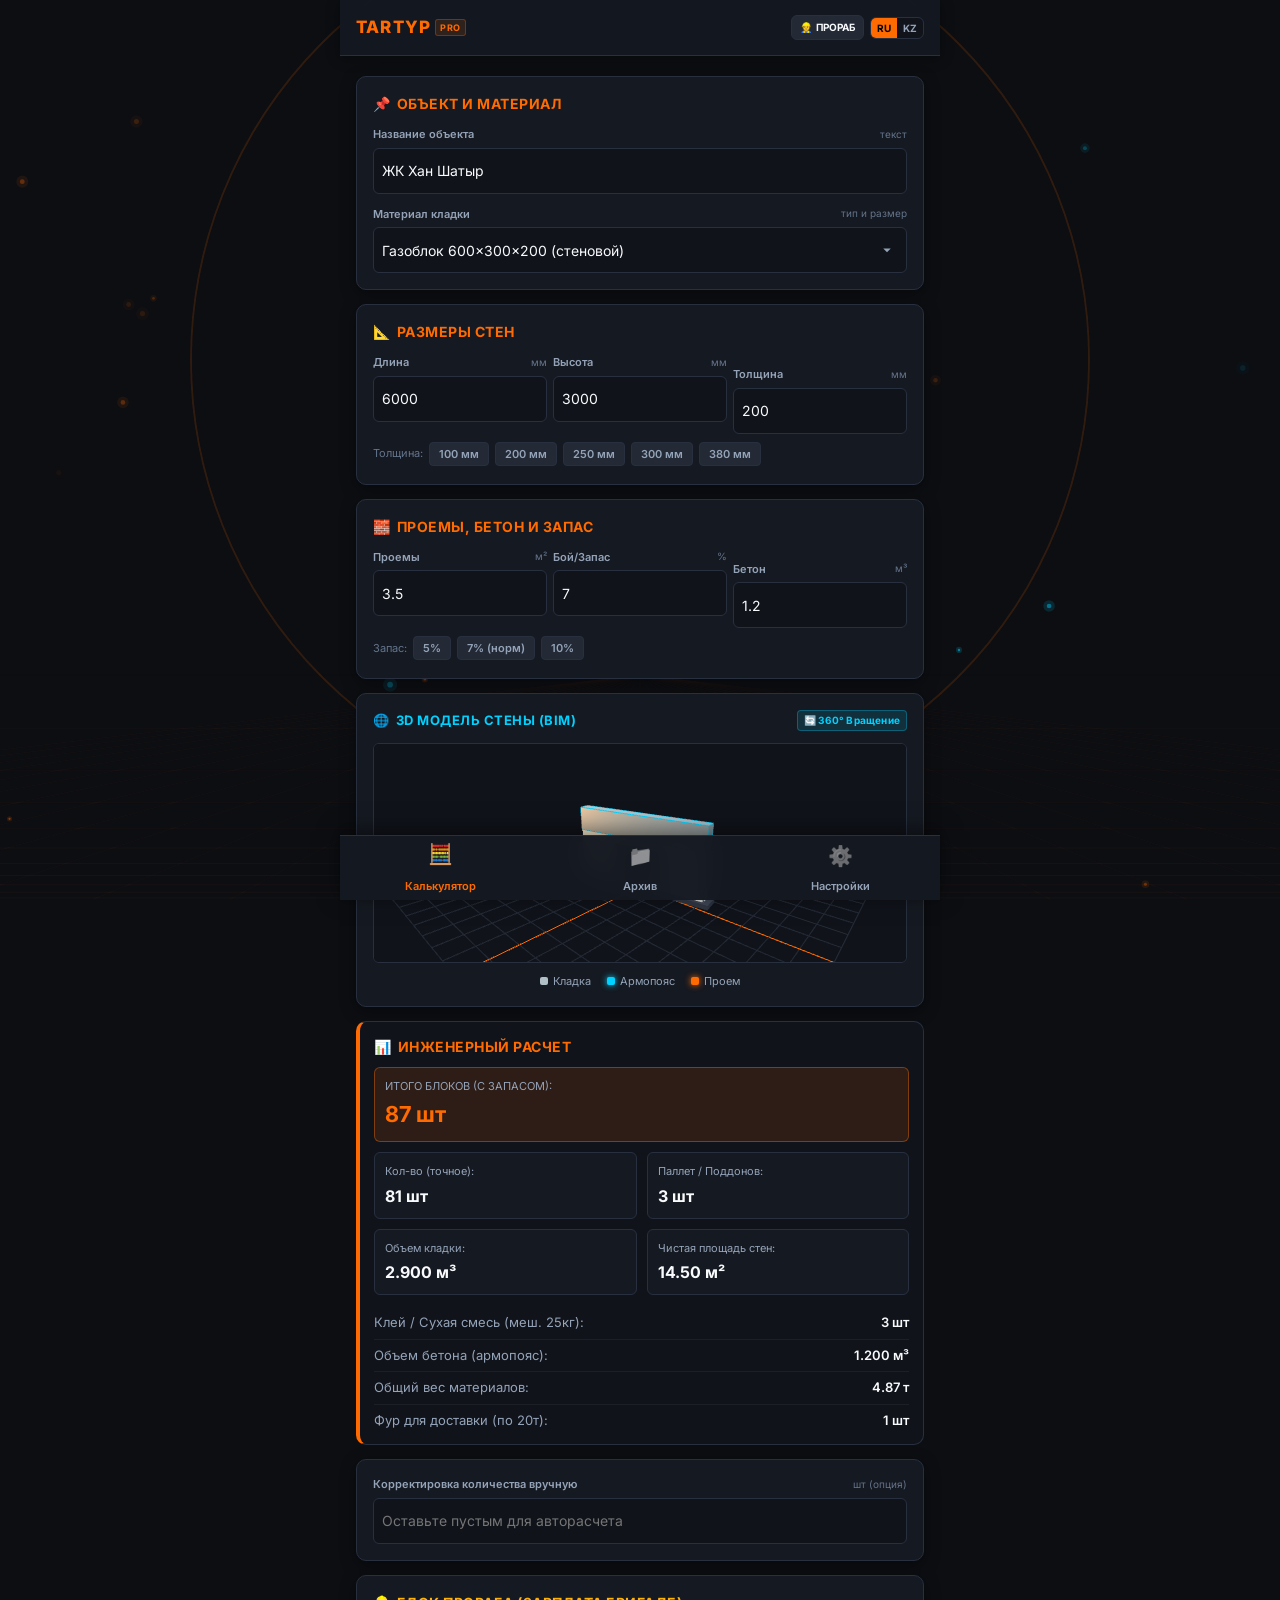
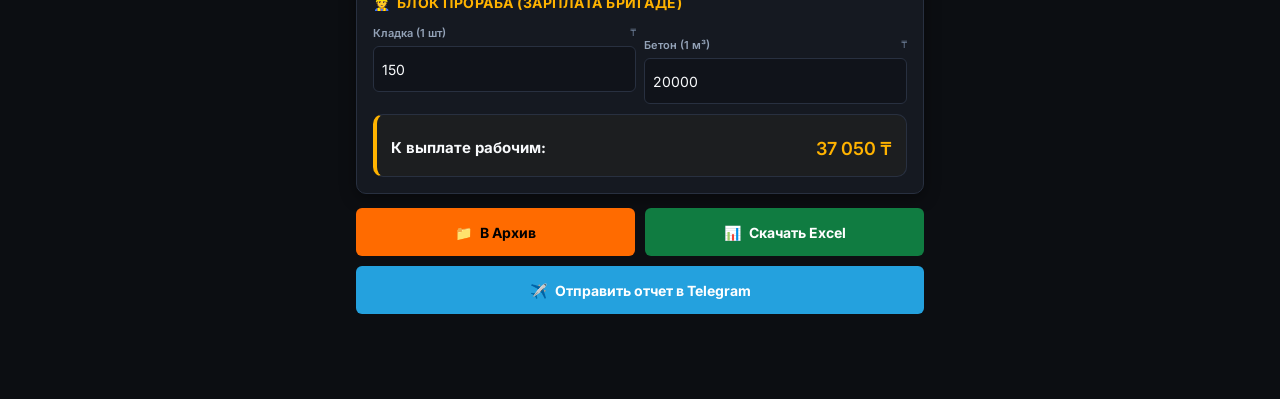
<file: index.html>
<!DOCTYPE html>
<html lang="ru">
<head>
    <meta charset="UTF-8">
    <meta name="viewport" content="width=device-width, initial-scale=1.0, maximum-scale=1.0, user-scalable=no, viewport-fit=cover">
    <title>TARTYP CRM</title>
    <link rel="stylesheet" href="style.css?v=7">
    <link href="https://fonts.googleapis.com/css2?family=Inter:wght@400;500;600;700;800&display=swap" rel="stylesheet">
    <script src="three.min.js"></script>
    <script src="xlsx.full.min.js"></script>
    <link rel="manifest" href="manifest.json">
</head>
<body>
    <header>
        <div class="header-left">
            <div class="logo">
                <span>TARTYP</span>
                <span class="logo-tag">PRO</span>
            </div>
        </div>
        <div class="header-right">
            <div id="quickRoleBadge" class="role-badge" title="Нажмите для переключения роли">
                <span id="headerRoleIcon">👷</span>
                <span id="headerRoleText">ПРОРАБ</span>
            </div>
            <div class="lang-toggle">
                <button id="langRuBtn" class="lang-btn active">RU</button>
                <button id="langKzBtn" class="lang-btn">KZ</button>
            </div>
        </div>
    </header>

    <div id="toast"></div>

    <main>
        <!-- CALCULATOR VIEW -->
        <div id="calcView" class="view active">
            <!-- Project & Material -->
            <div class="card">
                <div class="card-title">
                    <span>📌</span>
                    <span id="t-card-general">Объект и Материал</span>
                </div>
                
                <div class="form-group">
                    <label>
                        <span id="t-proj-name">Название объекта</span>
                        <span class="label-unit">текст</span>
                    </label>
                    <input type="text" id="projectName" value="ЖК Хан Шатыр" placeholder="Например: ЖК Столичный, Блок Б">
                </div>
                
                <div class="form-group">
                    <label>
                        <span id="t-material">Материал кладки</span>
                        <span class="label-unit">тип и размер</span>
                    </label>
                    <select id="materialSelect">
                        <option value="gazoblok_200" selected>Газоблок 600×300×200 (стеновой)</option>
                        <option value="gazoblok_100">Газоблок 600×300×100 (перегородка)</option>
                        <option value="gazoblok_250">Газоблок 600×300×250 (усиленный)</option>
                        <option value="gazoblok_400">Газоблок 600×400×200 (тепловой)</option>
                        <option value="brick_1nf">Кирпич 1NF (250×120×65 мм)</option>
                        <option value="brick_14nf">Кирпич 1.4NF (250×120×88 мм)</option>
                        <option value="brick_21nf">Кирпич 2.1NF (250×120×140 мм)</option>
                        <option value="shlakoblok">Шлакоблок 390×190×188 мм</option>
                        <option value="penoblok">Пеноблок 600×300×200 мм</option>
                        <option value="teploblok">Теплоблок 400×200×300 мм</option>
                        <option value="spliter">Сплитерный 390×190×190 мм</option>
                    </select>
                </div>
            </div>

            <!-- Wall Geometry -->
            <div class="card">
                <div class="card-title">
                    <span>📐</span>
                    <span id="t-card-geo">Размеры стен</span>
                </div>
                
                <div class="grid-3">
                    <div class="form-group">
                        <label>
                            <span id="t-wall-len">Длина</span>
                            <span class="label-unit">мм</span>
                        </label>
                        <input type="number" id="wallLength" value="6000" placeholder="6000" inputmode="numeric">
                    </div>
                    <div class="form-group">
                        <label>
                            <span id="t-wall-hgt">Высота</span>
                            <span class="label-unit">мм</span>
                        </label>
                        <input type="number" id="wallHeight" value="3000" placeholder="3000" inputmode="numeric">
                    </div>
                    <div class="form-group">
                        <label>
                            <span id="t-wall-thk">Толщина</span>
                            <span class="label-unit">мм</span>
                        </label>
                        <input type="number" id="wallThickness" value="200" placeholder="200" inputmode="numeric">
                    </div>
                </div>

                <div class="chips-row">
                    <span style="font-size: 11px; color: var(--color-text-dark); align-self: center;">Толщина:</span>
                    <button type="button" class="chip-btn" data-thk="100">100 мм</button>
                    <button type="button" class="chip-btn" data-thk="200">200 мм</button>
                    <button type="button" class="chip-btn" data-thk="250">250 мм</button>
                    <button type="button" class="chip-btn" data-thk="300">300 мм</button>
                    <button type="button" class="chip-btn" data-thk="380">380 мм</button>
                </div>
            </div>

            <!-- Openings, Concrete & Waste -->
            <div class="card">
                <div class="card-title">
                    <span>🧱</span>
                    <span id="t-card-openings">Проемы, Бетон и Запас</span>
                </div>
                
                <div class="grid-3">
                    <div class="form-group">
                        <label>
                            <span id="t-openings">Проемы</span>
                            <span class="label-unit">м²</span>
                        </label>
                        <input type="number" id="openingsArea" value="3.5" placeholder="0" step="0.1" inputmode="decimal">
                    </div>
                    <div class="form-group">
                        <label>
                            <span id="t-waste-pct">Бой/Запас</span>
                            <span class="label-unit">%</span>
                        </label>
                        <input type="number" id="wastePercent" value="7" placeholder="7" inputmode="numeric">
                    </div>
                    <div class="form-group">
                        <label>
                            <span id="t-beton-vol">Бетон</span>
                            <span class="label-unit">м³</span>
                        </label>
                        <input type="number" id="betonVol" value="1.2" placeholder="0" step="0.1" inputmode="decimal">
                    </div>
                </div>

                <div class="chips-row">
                    <span style="font-size: 11px; color: var(--color-text-dark); align-self: center;">Запас:</span>
                    <button type="button" class="chip-btn" data-waste="5">5%</button>
                    <button type="button" class="chip-btn" data-waste="7">7% (норм)</button>
                    <button type="button" class="chip-btn" data-waste="10">10%</button>
                </div>
            </div>

            <!-- 3D Real-time BIM Wall Visualizer -->
            <div class="card" id="threeDCard">
                <div class="card-title" style="color: var(--color-cyan); display: flex; justify-content: space-between; align-items: center;">
                    <div style="display: flex; align-items: center; gap: 6px;">
                        <span>🌐</span>
                        <span id="t-3d-title">3D Модель стены (BIM)</span>
                    </div>
                    <span class="badge-3d">🔄 360° Вращение</span>
                </div>
                <div id="wall3DContainer" class="three-d-viewport"></div>
                <div class="three-d-legend">
                    <div class="legend-item"><span class="legend-dot masonry"></span><span id="t-leg-masonry">Кладка</span></div>
                    <div class="legend-item"><span class="legend-dot concrete"></span><span id="t-leg-concrete">Армопояс</span></div>
                    <div class="legend-item"><span class="legend-dot opening"></span><span id="t-leg-opening">Проем</span></div>
                </div>
            </div>

            <!-- Technical Results Box -->
            <div class="results-box">
                <div class="card-title" style="margin-bottom: 10px;">
                    <span>📊</span>
                    <span id="t-tech-results">Инженерный расчет</span>
                </div>

                <div class="results-grid">
                    <div class="result-card highlight">
                        <span class="rc-label" id="t-qty-waste">ИТОГО БЛОКОВ (С ЗАПАСОМ):</span>
                        <strong class="rc-val" id="resQtyWaste">0 шт</strong>
                    </div>
                    <div class="result-card">
                        <span class="rc-label" id="t-qty-calc">Кол-во (точное):</span>
                        <strong class="rc-val" id="resQty">0 шт</strong>
                    </div>
                    <div class="result-card">
                        <span class="rc-label" id="t-pallets">Паллет / Поддонов:</span>
                        <strong class="rc-val" id="resPallets">0 шт</strong>
                    </div>
                    <div class="result-card">
                        <span class="rc-label" id="t-clean-vol">Объем кладки:</span>
                        <strong class="rc-val" id="resCleanVol">0.000 м³</strong>
                    </div>
                    <div class="result-card">
                        <span class="rc-label" id="t-clean-area">Чистая площадь стен:</span>
                        <strong class="rc-val" id="resCleanArea">0.00 м²</strong>
                    </div>
                </div>

                <div class="result-row">
                    <span id="t-mortar">Клей / Сухая смесь (меш. 25кг):</span>
                    <strong id="resMortar">0 шт</strong>
                </div>
                <div class="result-row">
                    <span id="t-res-beton">Объем бетона (армопояс):</span>
                    <strong id="resBeton">0.000 м³</strong>
                </div>
                <div class="result-row">
                    <span id="t-total-weight">Общий вес материалов:</span>
                    <strong id="resWeight">0.00 т</strong>
                </div>
                <div class="result-row">
                    <span id="t-trucks">Фур для доставки (по 20т):</span>
                    <strong id="resTrucks">0 шт</strong>
                </div>
            </div>

            <!-- Manual Quantity Override -->
            <div class="card">
                <div class="form-group">
                    <label>
                        <span id="t-manual-qty">Корректировка количества вручную</span>
                        <span class="label-unit">шт (опция)</span>
                    </label>
                    <input type="number" id="manualQty" placeholder="Оставьте пустым для авторасчета" inputmode="numeric">
                </div>
            </div>

            <!-- Prorab / Labor Wages Card -->
            <div class="card">
                <div class="card-title prorab">
                    <span>👷</span>
                    <span id="t-prorab-block">Блок Прораба (Зарплата бригаде)</span>
                </div>
                
                <div class="grid-2">
                    <div class="form-group">
                        <label>
                            <span id="t-labor-block">Кладка (1 шт)</span>
                            <span class="label-unit">₸</span>
                        </label>
                        <input type="number" id="laborBlockRate" value="150" placeholder="150" inputmode="numeric">
                    </div>
                    <div class="form-group">
                        <label>
                            <span id="t-labor-beton">Бетон (1 м³)</span>
                            <span class="label-unit">₸</span>
                        </label>
                        <input type="number" id="laborBetonRate" value="20000" placeholder="20000" inputmode="numeric">
                    </div>
                </div>

                <div class="results-box prorab-results" style="margin-top: 10px; margin-bottom: 0;">
                    <div class="result-row" style="font-size: 15px;">
                        <span id="t-labor-total" style="color: var(--color-text); font-weight: 700;">К выплате рабочим:</span>
                        <strong id="resLaborTotal" style="color: #FFB300; font-size: 18px;">0 ₸</strong>
                    </div>
                </div>
            </div>

            <!-- Bastyk / Finance Card (Visible for Boss role) -->
            <div id="financialBlock" class="card hidden" style="border: 1px solid rgba(0, 230, 118, 0.3);">
                <div class="card-title boss">
                    <span>👑</span>
                    <span id="t-fin-block">Блок Бастыка (Финансы и Маржа)</span>
                </div>
                
                <div class="grid-3">
                    <div class="form-group">
                        <label>
                            <span id="t-cost-price">Закуп блока</span>
                            <span class="label-unit">₸/шт</span>
                        </label>
                        <input type="number" id="costPrice" value="650" placeholder="650" inputmode="numeric">
                    </div>
                    <div class="form-group">
                        <label>
                            <span id="t-cost-beton">Закуп бетона</span>
                            <span class="label-unit">₸/м³</span>
                        </label>
                        <input type="number" id="betonCostRate" value="25000" placeholder="25000" inputmode="numeric">
                    </div>
                    <div class="form-group">
                        <label>
                            <span id="t-cost-mortar">Закуп клея</span>
                            <span class="label-unit">₸/меш</span>
                        </label>
                        <input type="number" id="mortarCostRate" value="1800" placeholder="1800" inputmode="numeric">
                    </div>
                </div>

                <div class="grid-2" style="margin-top: 8px;">
                    <div class="form-group">
                        <label>
                            <span id="t-sell-price">Продажа блока заказчику</span>
                            <span class="label-unit">₸/шт</span>
                        </label>
                        <input type="number" id="sellPrice" value="1600" placeholder="1600" inputmode="numeric">
                    </div>
                    <div class="form-group">
                        <label>
                            <span id="t-sell-beton">Продажа бетона клиенту</span>
                            <span class="label-unit">₸/м³</span>
                        </label>
                        <input type="number" id="sellBetonPrice" value="45000" placeholder="45000" inputmode="numeric">
                    </div>
                </div>
                
                <div class="results-box fin-results" style="margin-top: 10px; margin-bottom: 0;">
                    <div class="result-row">
                        <span id="t-mat-expense">Затраты на материалы:</span>
                        <strong id="resMatExpense">0 ₸</strong>
                    </div>
                    <div class="result-row">
                        <span id="t-labor-expense">Затраты на бригаду:</span>
                        <strong id="resLaborExpense">0 ₸</strong>
                    </div>
                    <div class="result-row">
                        <span id="t-total-cost">Общий расход (себестоимость):</span>
                        <strong id="resTotalCost">0 ₸</strong>
                    </div>
                    <div class="result-row">
                        <span id="t-total-revenue">Выручка от заказчика:</span>
                        <strong id="resRevenue">0 ₸</strong>
                    </div>
                    <div class="result-card highlight-fin" style="margin-top: 8px; margin-bottom: 4px;">
                        <span class="rc-label" id="t-net-profit">ЧИСТАЯ ПРИБЫЛЬ ОБЪЕКТА:</span>
                        <strong class="rc-val" id="resNetProfit">0 ₸</strong>
                    </div>
                    <div class="result-row">
                        <span id="t-margin">Рентабельность сделки:</span>
                        <strong id="resMargin">0.0 %</strong>
                    </div>
                </div>
            </div>

            <!-- Action Buttons -->
            <div class="actions">
                <div class="grid-actions">
                    <button id="saveBtn" class="btn-primary">
                        <span>📁</span>
                        <span id="t-save-btn">В Архив</span>
                    </button>
                    <button id="exportExcelBtn" class="btn-excel">
                        <span>📊</span>
                        <span id="t-excel-btn">Скачать Excel</span>
                    </button>
                </div>
                <button id="tgBtn" class="btn-tg">
                    <span>✈️</span>
                    <span id="t-tg-btn">Отправить отчет в Telegram</span>
                </button>
            </div>
        </div>

        <!-- ARCHIVE VIEW -->
        <div id="archiveView" class="view">
            <div class="card" style="margin-bottom: 12px; display: flex; justify-content: space-between; align-items: center;">
                <div class="card-title" style="margin-bottom: 0;">
                    <span>📁</span>
                    <span id="t-archive-title">Сохраненные сметы</span>
                </div>
                <button id="clearArchiveBtn" class="btn-secondary" style="height: 32px; width: auto; font-size: 11px; padding: 0 10px;">
                    <span id="t-clear-all">Очистить всё</span>
                </button>
            </div>
            
            <div id="archiveList" class="archive-list">
                <!-- Projects will be rendered here -->
            </div>
        </div>

        <!-- SETTINGS & GUIDE VIEW -->
        <div id="settingsView" class="view">
            <div class="card">
                <div class="card-title">
                    <span>⚙️</span>
                    <span id="t-settings">Настройки системы</span>
                </div>
                
                <div class="form-group">
                    <label id="t-language">Язык интерфейса / Тіл</label>
                    <select id="langSelect">
                        <option value="ru">Русский (RU)</option>
                        <option value="kz">Қазақ тілі (KZ)</option>
                    </select>
                </div>
                
                <div class="form-group">
                    <label id="t-role">Рабочий режим</label>
                    <select id="roleSelect">
                        <option value="worker">👷 Прораб / Мастер (Смета + Зарплаты)</option>
                        <option value="boss">👑 Бастық / Директор (+ Финансы и Маржа)</option>
                    </select>
                </div>
                
                <div class="form-group" style="margin-top: 15px;">
                    <button id="resetDataBtn" class="btn-danger">
                        <span>🗑</span>
                        <span id="t-reset">Сбросить все данные</span>
                    </button>
                </div>
            </div>

            <!-- Engineering Guide -->
            <div class="card">
                <div class="card-title guide">
                    <span>📖</span>
                    <span id="t-guide-title">Инженерная инструкция</span>
                </div>
                <div id="guideContent">
                    <!-- Dynamic localized guide steps -->
                </div>
            </div>
        </div>
    </main>

    <!-- Bottom Navigation Bar -->
    <nav class="bottom-nav">
        <button id="navCalc" class="nav-item active">
            <span class="icon">🧮</span>
            <span id="t-nav-calc">Калькулятор</span>
        </button>
        <button id="navArchive" class="nav-item">
            <span class="icon">📁</span>
            <span id="t-nav-archive">Архив</span>
        </button>
        <button id="navSettings" class="nav-item">
            <span class="icon">⚙️</span>
            <span id="t-nav-settings">Настройки</span>
        </button>
    </nav>

    <script src="webgl-effects.js?v=7"></script>
    <script src="app.js?v=7"></script>
</body>
</html>
</file>
<file: style.css>
:root {
    --color-bg: #0C0E12;
    --color-surface: #151921;
    --color-surface-card: #191E28;
    --color-surface-light: #232A36;
    --color-border: #283040;
    --color-accent: #FF6B00;
    --color-accent-hover: #FF8526;
    --color-accent-subtle: rgba(255, 107, 0, 0.12);
    --color-success: #00E676;
    --color-success-subtle: rgba(0, 230, 118, 0.12);
    --color-cyan: #00D2FF;
    --color-cyan-subtle: rgba(0, 210, 255, 0.12);
    --color-danger: #FF3D57;
    --color-danger-subtle: rgba(255, 61, 87, 0.12);
    --color-text: #F8FAFC;
    --color-text-dim: #94A3B8;
    --color-text-dark: #64748B;
    --font-main: 'Inter', -apple-system, BlinkMacSystemFont, 'Segoe UI', Roboto, sans-serif;
    --radius-sm: 6px;
    --radius-md: 10px;
    --radius-lg: 14px;
    --shadow-card: 0 4px 16px rgba(0, 0, 0, 0.4);
    --safe-bottom: env(safe-area-inset-bottom, 0px);
}

* {
    box-sizing: border-box;
    margin: 0;
    padding: 0;
    -webkit-tap-highlight-color: transparent;
}

html, body {
    width: 100%;
    max-width: 100%;
    overflow-x: hidden;
}

body {
    background-color: var(--color-bg);
    color: var(--color-text);
    font-family: var(--font-main);
    line-height: 1.5;
    -webkit-font-smoothing: antialiased;
    min-height: 100vh;
}

/* Header */
header {
    position: fixed;
    top: 0;
    left: 0;
    right: 0;
    margin: 0 auto;
    width: 100%;
    max-width: 600px;
    height: 56px;
    background-color: rgba(21, 25, 33, 0.95);
    backdrop-filter: blur(10px);
    -webkit-backdrop-filter: blur(10px);
    display: flex;
    justify-content: space-between;
    align-items: center;
    padding: 0 16px;
    z-index: 100;
    border-bottom: 1px solid var(--color-border);
    box-shadow: 0 2px 12px rgba(0,0,0,0.4);
    box-sizing: border-box;
}

.header-left {
    display: flex;
    align-items: center;
    gap: 6px;
}

.logo {
    font-size: 17px;
    font-weight: 800;
    letter-spacing: 1.2px;
    color: var(--color-accent);
    display: flex;
    align-items: center;
    gap: 4px;
}

.logo-tag {
    font-size: 9px;
    font-weight: 700;
    letter-spacing: 0.5px;
    background: var(--color-accent-subtle);
    color: var(--color-accent);
    border: 1px solid rgba(255, 107, 0, 0.3);
    padding: 1px 4px;
    border-radius: 3px;
    text-transform: uppercase;
}

.header-right {
    display: flex;
    align-items: center;
    gap: 6px;
}

.role-badge {
    background: var(--color-surface-light);
    border: 1px solid var(--color-border);
    color: var(--color-text);
    font-size: 10px;
    font-weight: 700;
    padding: 4px 8px;
    border-radius: var(--radius-sm);
    cursor: pointer;
    display: flex;
    align-items: center;
    gap: 4px;
    transition: 0.2s;
    user-select: none;
    white-space: nowrap;
}

.role-badge.boss-active {
    background: rgba(0, 230, 118, 0.15);
    border-color: rgba(0, 230, 118, 0.4);
    color: var(--color-success);
}

.role-badge:active {
    transform: scale(0.96);
}

.lang-toggle {
    display: flex;
    background: #10131A;
    border: 1px solid var(--color-border);
    border-radius: var(--radius-sm);
    overflow: hidden;
}

.lang-btn {
    background: none;
    border: none;
    color: var(--color-text-dim);
    font-size: 10px;
    font-weight: 700;
    padding: 4px 6px;
    cursor: pointer;
    height: auto;
    width: auto;
    border-radius: 0;
}

.lang-btn.active {
    background: var(--color-accent);
    color: #000;
}

/* Main Container */
main {
    margin-top: 60px;
    padding: 16px;
    padding-bottom: calc(85px + var(--safe-bottom));
    max-width: 600px;
    margin-left: auto;
    margin-right: auto;
}

/* Bottom Navigation */
.bottom-nav {
    position: fixed;
    bottom: 0;
    left: 0;
    right: 0;
    margin: 0 auto;
    width: 100%;
    max-width: 600px;
    height: calc(65px + var(--safe-bottom));
    padding-bottom: var(--safe-bottom);
    background-color: rgba(21, 25, 33, 0.98);
    backdrop-filter: blur(12px);
    -webkit-backdrop-filter: blur(12px);
    display: flex;
    justify-content: space-around;
    align-items: center;
    border-top: 1px solid var(--color-border);
    box-shadow: 0 -4px 20px rgba(0,0,0,0.5);
    z-index: 100;
    box-sizing: border-box;
}

.nav-item {
    background: none;
    border: none;
    color: var(--color-text-dim);
    display: flex;
    flex-direction: column;
    align-items: center;
    justify-content: center;
    flex: 1;
    height: 100%;
    font-size: 11px;
    font-weight: 600;
    padding: 0;
    border-radius: 0;
    cursor: pointer;
    transition: 0.2s;
    user-select: none;
}

.nav-item .icon {
    font-size: 20px;
    margin-bottom: 3px;
    filter: grayscale(100%);
    opacity: 0.6;
    transition: 0.2s;
}

.nav-item.active {
    color: var(--color-accent);
}

.nav-item.active .icon {
    filter: none;
    opacity: 1;
    transform: translateY(-2px);
}

/* Views & Animation */
.view {
    display: none;
    animation: fadeIn 0.25s ease-out;
}

.view.active {
    display: block;
}

@keyframes fadeIn {
    from { opacity: 0; transform: translateY(6px); }
    to { opacity: 1; transform: translateY(0); }
}

/* Cards */
.card {
    background-color: var(--color-surface);
    border: 1px solid var(--color-border);
    border-radius: var(--radius-md);
    padding: 16px;
    margin-bottom: 14px;
    box-shadow: var(--shadow-card);
    width: 100%;
    max-width: 100%;
    box-sizing: border-box;
}

.card-title {
    font-size: 14px;
    font-weight: 700;
    color: var(--color-accent);
    margin-bottom: 12px;
    display: flex;
    align-items: center;
    gap: 6px;
    text-transform: uppercase;
    letter-spacing: 0.5px;
}

.card-title.prorab {
    color: #FFB300;
}

.card-title.boss {
    color: var(--color-success);
}

.card-title.guide {
    color: var(--color-cyan);
}

/* Form Controls & Layouts */
.form-group {
    margin-bottom: 12px;
    width: 100%;
    max-width: 100%;
    min-width: 0;
}

.form-group:last-child {
    margin-bottom: 0;
}

.grid-3 {
    display: grid;
    grid-template-columns: repeat(3, minmax(0, 1fr));
    gap: 6px;
    align-items: flex-end;
}

.grid-2 {
    display: grid;
    grid-template-columns: repeat(2, minmax(0, 1fr));
    gap: 8px;
    align-items: flex-end;
}

.grid-3 > *, .grid-2 > * {
    min-width: 0;
    max-width: 100%;
}

label {
    display: flex;
    justify-content: space-between;
    align-items: center;
    font-size: 11px;
    color: var(--color-text-dim);
    margin-bottom: 5px;
    font-weight: 600;
    white-space: nowrap;
    overflow: hidden;
    text-overflow: ellipsis;
}

.label-unit {
    color: var(--color-text-dark);
    font-weight: 400;
    font-size: 10px;
    margin-left: 2px;
}

input, select {
    width: 100%;
    max-width: 100%;
    min-width: 0;
    box-sizing: border-box;
    height: 46px;
    background-color: #10131A;
    border: 1.5px solid var(--color-border);
    color: var(--color-text);
    padding: 0 8px;
    font-size: 14px;
    border-radius: var(--radius-sm);
    outline: none;
    transition: border-color 0.2s, background-color 0.2s;
    font-family: var(--font-main);
    -webkit-appearance: none;
    appearance: none;
}

select {
    overflow: hidden;
    text-overflow: ellipsis;
    white-space: nowrap;
    background-image: url("data:image/svg+xml;charset=UTF-8,%3csvg xmlns='http://www.w3.org/2000/svg' viewBox='0 0 24 24' fill='%2394A3B8'%3e%3cpath d='M7 10l5 5 5-5z'/%3e%3c/svg%3e");
    background-repeat: no-repeat;
    background-position: right 10px center;
    background-size: 18px;
    padding-right: 30px;
}

input:focus, select:focus {
    border-color: var(--color-accent);
    background-color: #141822;
}

/* Quick Chips / Presets */
.chips-row {
    display: flex;
    gap: 6px;
    margin-top: 8px;
    overflow-x: auto;
    flex-wrap: nowrap;
    -webkit-overflow-scrolling: touch;
    scrollbar-width: none;
    padding-bottom: 2px;
}

.chips-row::-webkit-scrollbar {
    display: none;
}

.chip-btn {
    background: var(--color-surface-light);
    border: 1px solid var(--color-border);
    color: var(--color-text-dim);
    font-size: 11px;
    font-weight: 600;
    padding: 4px 9px;
    border-radius: 4px;
    cursor: pointer;
    height: auto;
    width: auto;
    white-space: nowrap;
    flex-shrink: 0;
    transition: 0.15s;
}

.chip-btn:active {
    background: var(--color-accent-subtle);
    color: var(--color-accent);
    border-color: var(--color-accent);
}

/* Results Box */
.results-box {
    background-color: #10131A;
    border-radius: var(--radius-md);
    padding: 14px;
    margin-bottom: 14px;
    border: 1px solid var(--color-border);
    border-left: 4px solid var(--color-accent);
}

.results-box.fin-results {
    border-left-color: var(--color-success);
    background-color: rgba(0, 230, 118, 0.03);
}

.results-box.prorab-results {
    border-left-color: #FFB300;
    background-color: rgba(255, 179, 0, 0.03);
}

.results-grid {
    display: grid;
    grid-template-columns: repeat(2, 1fr);
    gap: 10px;
    margin-bottom: 12px;
}

.result-card {
    background: var(--color-surface);
    border: 1px solid var(--color-border);
    border-radius: var(--radius-sm);
    padding: 10px;
}

.result-card.highlight {
    background: var(--color-accent-subtle);
    border-color: rgba(255, 107, 0, 0.4);
    grid-column: span 2;
}

.result-card.highlight-fin {
    background: var(--color-success-subtle);
    border-color: rgba(0, 230, 118, 0.4);
    grid-column: span 2;
}

.result-card .rc-label {
    font-size: 11px;
    color: var(--color-text-dim);
    margin-bottom: 4px;
    display: block;
}

.result-card .rc-val {
    font-size: 16px;
    font-weight: 700;
    color: var(--color-text);
    display: block;
}

.result-card.highlight .rc-val {
    font-size: 22px;
    color: var(--color-accent);
}

.result-card.highlight-fin .rc-val {
    font-size: 22px;
    color: var(--color-success);
}

.result-row {
    display: flex;
    justify-content: space-between;
    align-items: center;
    padding: 6px 0;
    border-bottom: 1px solid rgba(255, 255, 255, 0.05);
    font-size: 13px;
}

.result-row:last-child {
    border-bottom: none;
    padding-bottom: 0;
}

.result-row span {
    color: var(--color-text-dim);
}

.result-row strong {
    color: var(--color-text);
    font-weight: 600;
}

/* Actions & Buttons */
.actions {
    display: flex;
    flex-direction: column;
    gap: 10px;
    margin-top: 14px;
}

.grid-actions {
    display: grid;
    grid-template-columns: 1fr 1fr;
    gap: 10px;
}

button {
    font-family: var(--font-main);
    font-size: 14px;
    font-weight: 700;
    padding: 0 14px;
    border-radius: var(--radius-sm);
    border: none;
    cursor: pointer;
    height: 48px;
    transition: transform 0.1s, opacity 0.2s, background-color 0.2s;
    display: flex;
    justify-content: center;
    align-items: center;
    gap: 8px;
    width: 100%;
    user-select: none;
}

button:active {
    transform: scale(0.98);
}

.btn-primary {
    background-color: var(--color-accent);
    color: #000;
}

.btn-primary:hover {
    background-color: var(--color-accent-hover);
}

.btn-tg {
    background-color: #24A1DE;
    color: #FFF;
}

.btn-excel {
    background-color: #107C41;
    color: #FFF;
}

.btn-secondary {
    background-color: var(--color-surface-light);
    color: var(--color-text);
    border: 1px solid var(--color-border);
}

.btn-danger {
    background-color: var(--color-danger);
    color: #FFF;
}

/* Archive List */
.archive-item {
    background-color: var(--color-surface);
    border: 1px solid var(--color-border);
    border-radius: var(--radius-md);
    padding: 14px;
    margin-bottom: 12px;
    border-left: 4px solid var(--color-accent);
    box-shadow: var(--shadow-card);
}

.archive-header {
    display: flex;
    justify-content: space-between;
    align-items: flex-start;
    margin-bottom: 8px;
}

.archive-title {
    font-size: 15px;
    font-weight: 700;
    color: var(--color-text);
}

.archive-date {
    font-size: 11px;
    color: var(--color-text-dark);
}

.archive-specs {
    display: flex;
    flex-wrap: wrap;
    gap: 8px;
    margin-bottom: 10px;
}

.spec-pill {
    background: #10131A;
    border: 1px solid var(--color-border);
    border-radius: 4px;
    padding: 3px 8px;
    font-size: 11px;
    color: var(--color-text-dim);
}

.spec-pill strong {
    color: var(--color-text);
}

.spec-pill.profit {
    border-color: rgba(0, 230, 118, 0.3);
    color: var(--color-success);
}

.archive-btn-row {
    display: flex;
    gap: 8px;
}

.btn-sm {
    height: 36px;
    font-size: 12px;
    font-weight: 600;
    padding: 0 10px;
    flex: 1;
}

.btn-sm.delete {
    flex: 0 0 36px;
    padding: 0;
    background: var(--color-danger-subtle);
    color: var(--color-danger);
    border: 1px solid rgba(255, 61, 87, 0.3);
}

/* Toast Notifications */
#toast {
    position: fixed;
    top: 70px;
    left: 50%;
    transform: translateX(-50%) translateY(-20px);
    background: #1E2430;
    color: #FFF;
    border: 1px solid var(--color-border);
    padding: 10px 18px;
    border-radius: var(--radius-sm);
    font-size: 13px;
    font-weight: 600;
    box-shadow: 0 8px 24px rgba(0,0,0,0.6);
    z-index: 1000;
    opacity: 0;
    pointer-events: none;
    transition: opacity 0.25s, transform 0.25s;
    display: flex;
    align-items: center;
    gap: 8px;
}

#toast.show {
    opacity: 1;
    transform: translateX(-50%) translateY(0);
}

#toast.success {
    border-color: var(--color-success);
    color: var(--color-success);
}

#toast.error {
    border-color: var(--color-danger);
    color: var(--color-danger);
}

/* Guide Styles */
.guide-step {
    background: #10131A;
    border: 1px solid var(--color-border);
    border-radius: var(--radius-sm);
    padding: 12px;
    margin-bottom: 10px;
}

.guide-step-title {
    font-size: 13px;
    font-weight: 700;
    color: var(--color-accent);
    margin-bottom: 6px;
    display: flex;
    align-items: center;
    gap: 6px;
}

.guide-step-body {
    font-size: 12px;
    color: var(--color-text-dim);
    line-height: 1.6;
}

.guide-step-body b {
    color: var(--color-text);
}

.guide-badge {
    display: inline-block;
    padding: 1px 6px;
    border-radius: 3px;
    font-size: 10px;
    font-weight: 700;
    background: var(--color-surface-light);
    color: var(--color-text);
}

.hidden {
    display: none !important;
}

/* Empty State */
.empty-state {
    text-align: center;
    padding: 40px 20px;
    color: var(--color-text-dark);
}

.empty-state .icon {
    font-size: 48px;
    margin-bottom: 12px;
    opacity: 0.5;
}

.empty-state p {
    font-size: 14px;
}

/* 3D Real-time BIM Viewport */
.three-d-viewport {
    width: 100%;
    height: 220px;
    background: #10131A;
    border-radius: var(--radius-sm);
    border: 1px solid var(--color-border);
    overflow: hidden;
    position: relative;
    cursor: grab;
    touch-action: none;
    box-shadow: inset 0 2px 10px rgba(0, 0, 0, 0.5);
}

.three-d-viewport:active {
    cursor: grabbing;
}

#threeDCard .card-title {
    font-size: 13px;
    gap: 4px;
}

.badge-3d {
    font-size: 10px;
    font-weight: 700;
    color: var(--color-cyan);
    background: var(--color-cyan-subtle);
    border: 1px solid rgba(0, 210, 255, 0.3);
    padding: 2px 6px;
    border-radius: 4px;
    letter-spacing: 0.2px;
    text-transform: none;
    white-space: nowrap;
    flex-shrink: 0;
    animation: neonPulse 2s infinite ease-in-out;
}

.three-d-legend {
    display: flex;
    justify-content: center;
    gap: 16px;
    margin-top: 10px;
    font-size: 11px;
    color: var(--color-text-dim);
}

.legend-item {
    display: flex;
    align-items: center;
    gap: 5px;
}

.legend-dot {
    width: 8px;
    height: 8px;
    border-radius: 2px;
}

.legend-dot.masonry {
    background: #B0BEC5;
}

.legend-dot.concrete {
    background: var(--color-cyan);
    box-shadow: 0 0 6px var(--color-cyan);
}

.legend-dot.opening {
    background: var(--color-accent);
    box-shadow: 0 0 6px var(--color-accent);
}

/* Juicy Animations */
@keyframes neonPulse {
    0%, 100% { box-shadow: 0 0 4px rgba(0, 210, 255, 0.2); }
    50% { box-shadow: 0 0 12px rgba(0, 210, 255, 0.5); }
}

@keyframes numBump {
    0% { transform: scale(1); }
    40% { transform: scale(1.08); filter: brightness(1.2); }
    100% { transform: scale(1); filter: brightness(1); }
}

.num-bump {
    animation: numBump 0.25s ease-out;
}

/* Shimmer on Primary Buttons */
.btn-primary, .btn-tg, .btn-excel {
    position: relative;
    overflow: hidden;
}

.btn-primary::after, .btn-tg::after, .btn-excel::after {
    content: '';
    position: absolute;
    top: -50%;
    left: -50%;
    width: 200%;
    height: 200%;
    background: linear-gradient(
        60deg,
        transparent 30%,
        rgba(255, 255, 255, 0.15) 50%,
        transparent 70%
    );
    transform: rotate(30deg) translateX(-100%);
    transition: transform 0.6s ease;
    pointer-events: none;
}

.btn-primary:active::after, .btn-tg:active::after, .btn-excel:active::after {
    transform: rotate(30deg) translateX(100%);
}

/* Tactile bouncing chips */
.chip-btn {
    transition: transform 0.15s cubic-bezier(0.34, 1.56, 0.64, 1), background-color 0.15s, border-color 0.15s;
}

.chip-btn:active {
    transform: scale(0.92);
}
</file>
